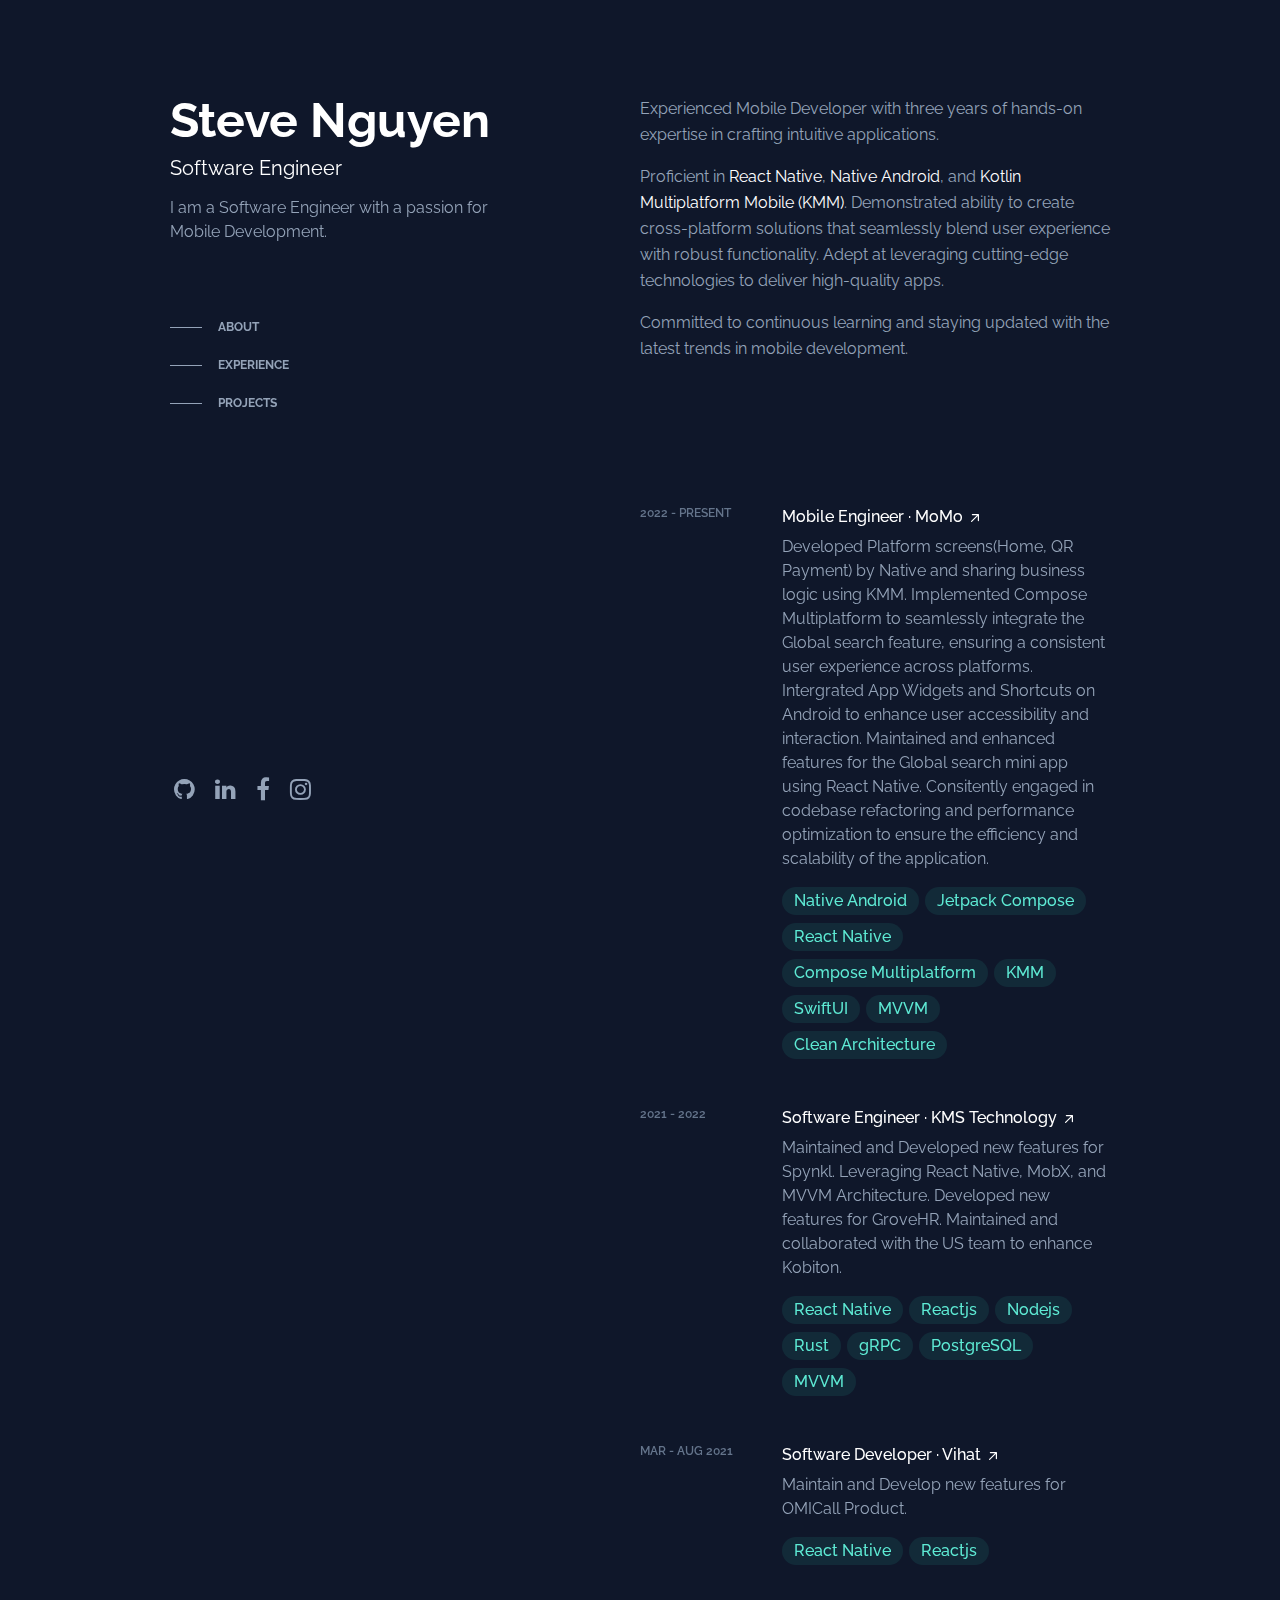
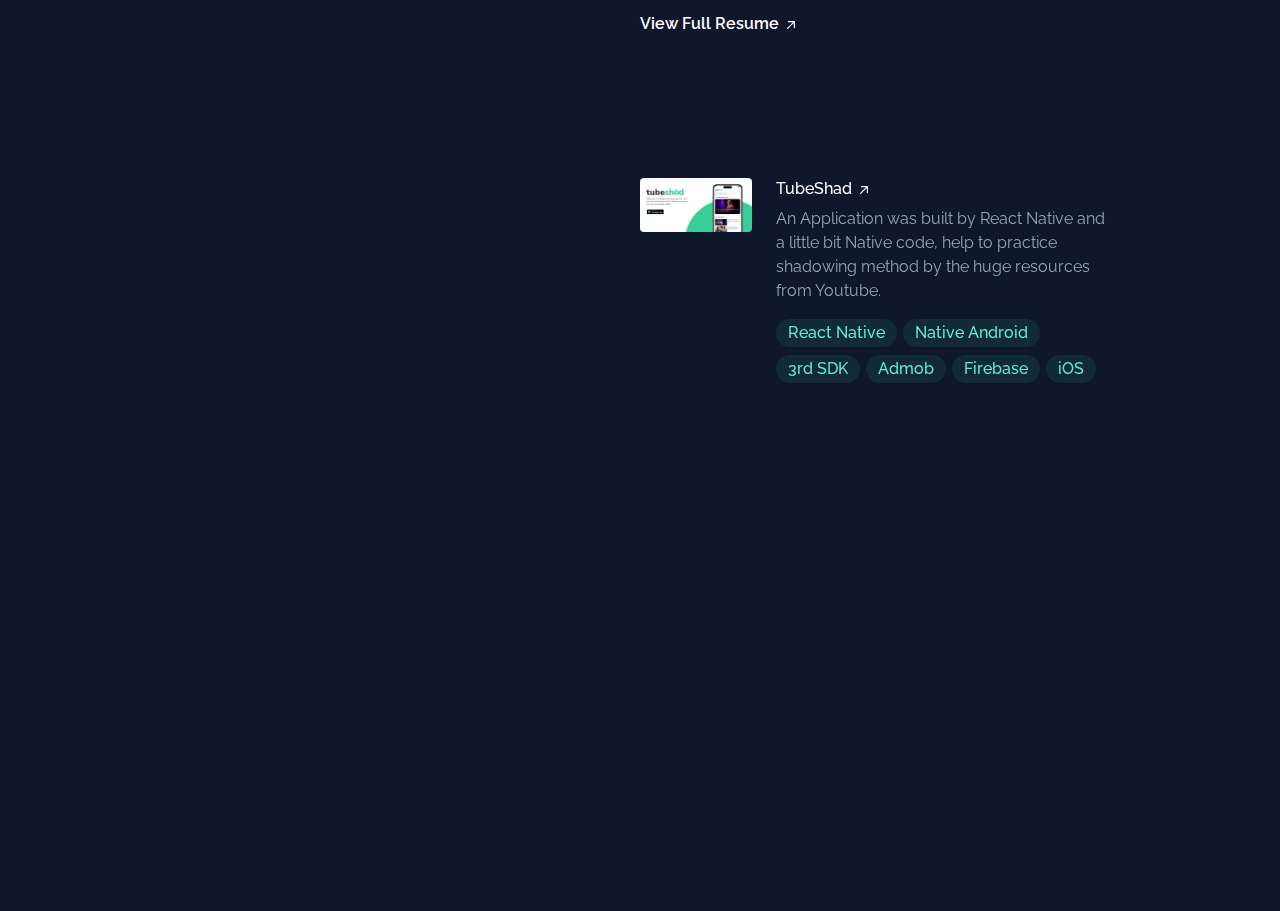
<file: portfolio.html>
<!DOCTYPE html>
<html lang="en">

<head>
    <meta charset="UTF-8">
    <meta name="viewport" content="width=device-width, initial-scale=1.0">
    <link rel="stylesheet" href="./styles.css">
    <link rel="stylesheet" href="https://cdnjs.cloudflare.com/ajax/libs/font-awesome/4.7.0/css/font-awesome.min.css">
    <link rel="preconnect" href="https://fonts.googleapis.com">
    <link rel="preconnect" href="https://fonts.gstatic.com" crossorigin>
    <link
        href="https://fonts.googleapis.com/css2?family=Lato:ital,wght@0,400;0,700;1,400;1,700&family=Raleway:ital,wght@0,100..900;1,100..900&family=Teko:wght@400;500;600;700&display=swap"
        rel="stylesheet">
    <title>Steve Nguyen</title>
</head>

<body>
    <div class="container">
        <div class="left-container">
            <div>
                <div class="information">
                    <div class="name">Steve Nguyen</div>
                    <div class="position">Software Engineer</div>
                    <div class="description">I am a Software Engineer with a passion for Mobile Development.</div>
                </div>
                <div class="menu">
                    <div id="about-button" class="menu-item">
                        <a href="#about" class="menu-title-wrapper">
                            <div class="line"></div>
                            <div class="menu-title">ABOUT</div>
                        </a>
                    </div>
                    <div id="experience-button" class="menu-item">
                        <a href="#experience" class="menu-title-wrapper">
                            <div class="line"></div>
                            <div class="menu-title">EXPERIENCE</div>
                        </a>
                    </div>
                    <div id="projects-button" class="menu-item">
                        <a href="#projects" class="menu-title-wrapper">
                            <div class="line"></div>
                            <div class="menu-title">PROJECTS</div>
                        </a>
                    </div>
                </div>
            </div>
            <div class="social-network">
                <a href="https://github.com/kiethayqua" target="_blank" class="icon">
                    <i class="fa fa-github"></i>
                </a>
                <a href="https://www.linkedin.com/in/kietnguyendev/" target="_blank" class="icon">
                    <i class="fa fa-linkedin"></i>
                </a>
                <a href="https://www.facebook.com/kietnguyenit/" target="_blank" class="icon">
                    <i class="fa fa-facebook"></i>
                </a>
                <a href="/" class="icon">
                    <i class="fa fa-instagram"></i>
                </a>
            </div>
        </div>
        <div class="right-container">
            <div id="about">
                <div class="header-info">ABOUT</div>
                <div class="about-content">
                    <div class="about-content-1">
                        Experienced Mobile Developer with three years of hands-on expertise in crafting intuitive
                        applications.
                    </div>
                    <div class="about-content-2">
                        Proficient in <a href="https://reactnative.dev/" class="highlight-word">React Native</a>,
                        <a href="https://developer.android.com/guide">Native Android</a>, and
                        <a href="https://www.jetbrains.com/kotlin-multiplatform/">Kotlin
                            Multiplatform Mobile
                            (KMM)</a>. Demonstrated ability to create cross-platform solutions that seamlessly blend
                        user
                        experience with robust functionality. Adept at leveraging cutting-edge technologies to
                        deliver
                        high-quality apps.
                    </div>
                    <div class="about-content-3">
                        Committed to continuous learning and staying updated with the latest trends
                        in mobile development.
                    </div>
                </div>
            </div>
            <div id="experience">
                <div class="header-info">EXPERIENCE</div>
                <div class="experience-wrapper">
                    <a href="https://momo.vn/" target="_blank" class="experience-item">
                        <div class="experience-hover"></div>
                        <div class="experience-time">2022 - PRESENT</div>
                        <div class="experience-info">
                            <div class="experience-position">
                                Mobile Engineer · MoMo
                                <svg class="arrow" xmlns="http://www.w3.org/2000/svg" viewBox="0 0 20 20"
                                    fill="currentColor" aria-hidden="true">
                                    <path fill-rule="evenodd"
                                        d="M5.22 14.78a.75.75 0 001.06 0l7.22-7.22v5.69a.75.75 0 001.5 0v-7.5a.75.75 0 00-.75-.75h-7.5a.75.75 0 000 1.5h5.69l-7.22 7.22a.75.75 0 000 1.06z"
                                        clip-rule="evenodd"></path>
                                </svg>
                            </div>
                            <div class="experience-contribute">
                                Developed Platform screens(Home, QR Payment) by Native and sharing business logic using
                                KMM.
                                Implemented Compose Multiplatform to seamlessly integrate the Global search feature,
                                ensuring a consistent user experience across platforms.
                                Intergrated App Widgets and Shortcuts on Android to enhance user accessibility and
                                interaction.
                                Maintained and enhanced features for the Global search mini app using React Native.
                                Consitently engaged in codebase refactoring and performance optimization to ensure the
                                efficiency and scalability of the application.
                            </div>
                            <div class="experience-tech-stacks">
                                <div class="experience-stack">Native Android</div>
                                <div class="experience-stack">Jetpack Compose</div>
                                <div class="experience-stack">React Native</div>
                                <div class="experience-stack">Compose Multiplatform</div>
                                <div class="experience-stack">KMM</div>
                                <div class="experience-stack">SwiftUI</div>
                                <div class="experience-stack">MVVM</div>
                                <div class="experience-stack">Clean Architecture</div>
                            </div>
                        </div>
                    </a>
                    <a href="https://kms-technology.com/" target="_blank" class="experience-item">
                        <div class="experience-hover"></div>
                        <div class="experience-time">2021 - 2022</div>
                        <div class="experience-info">
                            <div class="experience-position">Software Engineer · KMS Technology
                                <svg class="arrow" xmlns="http://www.w3.org/2000/svg" viewBox="0 0 20 20"
                                    fill="currentColor" aria-hidden="true">
                                    <path fill-rule="evenodd"
                                        d="M5.22 14.78a.75.75 0 001.06 0l7.22-7.22v5.69a.75.75 0 001.5 0v-7.5a.75.75 0 00-.75-.75h-7.5a.75.75 0 000 1.5h5.69l-7.22 7.22a.75.75 0 000 1.06z"
                                        clip-rule="evenodd"></path>
                                </svg>
                            </div>
                            <div class="experience-contribute">
                                Maintained and Developed new features for Spynkl. Leveraging React Native, MobX, and
                                MVVM Architecture.
                                Developed new features for GroveHR.
                                Maintained and collaborated with the US team to enhance Kobiton.
                            </div>
                            <div class="experience-tech-stacks">
                                <div class="experience-stack">React Native</div>
                                <div class="experience-stack">Reactjs</div>
                                <div class="experience-stack">Nodejs</div>
                                <div class="experience-stack">Rust</div>
                                <div class="experience-stack">gRPC</div>
                                <div class="experience-stack">PostgreSQL</div>
                                <div class="experience-stack">MVVM</div>
                            </div>
                        </div>
                    </a>
                    <a href="https://vihat.vn/" target="_blank" class="experience-item">
                        <div class="experience-hover"></div>
                        <div class="experience-time">MAR - AUG 2021</div>
                        <div class="experience-info">
                            <div class="experience-position">Software Developer · Vihat
                                <svg class="arrow" xmlns="http://www.w3.org/2000/svg" viewBox="0 0 20 20"
                                    fill="currentColor" aria-hidden="true">
                                    <path fill-rule="evenodd"
                                        d="M5.22 14.78a.75.75 0 001.06 0l7.22-7.22v5.69a.75.75 0 001.5 0v-7.5a.75.75 0 00-.75-.75h-7.5a.75.75 0 000 1.5h5.69l-7.22 7.22a.75.75 0 000 1.06z"
                                        clip-rule="evenodd"></path>
                                </svg>
                            </div>
                            <div class="experience-contribute">
                                Maintain and Develop new features for OMICall Product.
                            </div>
                            <div class="experience-tech-stacks">
                                <div class="experience-stack">React Native</div>
                                <div class="experience-stack">Reactjs</div>
                            </div>
                        </div>
                    </a>
                </div>
                <a href="./MyResume.pdf" target="_blank" class="view-full-resume">View Full Resume <svg class="arrow"
                        xmlns="http://www.w3.org/2000/svg" viewBox="0 0 20 20" fill="currentColor" aria-hidden="true">
                        <path fill-rule="evenodd"
                            d="M5.22 14.78a.75.75 0 001.06 0l7.22-7.22v5.69a.75.75 0 001.5 0v-7.5a.75.75 0 00-.75-.75h-7.5a.75.75 0 000 1.5h5.69l-7.22 7.22a.75.75 0 000 1.06z"
                            clip-rule="evenodd"></path>
                    </svg>
                </a>
            </div>
            <div id="projects">
                <div class="header-info">PROJECTS</div>
                <div class="projects-wrapper">
                    <a href="https://play.google.com/store/apps/details?id=com.shadowingenglish" target="_blank"
                        class="experience-item project-item">
                        <div class="experience-hover"></div>
                        <div class="project-image-wrapper">
                            <img src="./images/banner.png" class="project-image">
                        </div>
                        <div class="experience-info">
                            <div class="experience-position">TubeShad <svg class="arrow"
                                    xmlns="http://www.w3.org/2000/svg" viewBox="0 0 20 20" fill="currentColor"
                                    aria-hidden="true">
                                    <path fill-rule="evenodd"
                                        d="M5.22 14.78a.75.75 0 001.06 0l7.22-7.22v5.69a.75.75 0 001.5 0v-7.5a.75.75 0 00-.75-.75h-7.5a.75.75 0 000 1.5h5.69l-7.22 7.22a.75.75 0 000 1.06z"
                                        clip-rule="evenodd"></path>
                                </svg></div>
                            <div class="experience-contribute">
                                An Application was built by React Native and a little bit Native code, help to practice
                                shadowing method by the huge resources from Youtube.
                            </div>
                            <div class="experience-tech-stacks">
                                <div class="experience-stack">React Native</div>
                                <div class="experience-stack">Native Android</div>
                                <div class="experience-stack">3rd SDK</div>
                                <div class="experience-stack">Admob</div>
                                <div class="experience-stack">Firebase</div>
                                <div class="experience-stack">iOS</div>
                            </div>
                        </div>
                    </a>
                </div>
            </div>
        </div>
        <div class="pointer-events">
        </div>
    </div>
</body>
<script src="./script.js"></script>

</html>
</file>
<file: styles.css>
html{
    scroll-behavior:smooth;
}

* {
    margin: 0;
    padding: 0;
    box-sizing: border-box;
    font-family: "Raleway";
    color: white;
    text-decoration: none;
}

body {
    background-color: rgb(15, 23, 42);
}

.pointer-events {
    position: absolute;
    top: 0;
    z-index: 30;
    inset: 0;
    transition-duration: 0.3s;
    pointer-events: none;
}

.container {
    position: relative;
    display: flex;
    flex-direction: row;
    width: 100%;
    height: 100%;
    padding: 0 170px;
}

.left-container {
    position: sticky;
    top: 0;
    display: flex;
    flex-direction: column;
    justify-content: space-between;
    flex: 1;
    height: 100vh;
    padding: 96px 0;
}

.information {
}

.name {
    font-size: 48px;
    line-height: 1;
    font-weight: bold;
}

.position {
    font-size: 20px;
    margin-top: 12px;
}

.description {
    max-width: 320px;
    line-height: 1.5;
    margin-top: 16px;
    color: rgb(148, 163, 184);
}

.menu {
    margin-top: 64px;
    display: flex;
    flex-direction: column;
}

.menu-item {
    width: fit-content;
}

.menu-title-wrapper {
    display: flex;
    padding: 12px 0;
    align-items: center;
    cursor: pointer;
}

.menu-title-wrapper:hover .line {
    background-color: white;
    width: 64px;
    transition: 0.2s;
}

.line {
    height: 1px;
    width: 32px;
    margin-right: 16px;
    background-color: rgb(148, 163, 184);
    transition: 0.2s;
}

.line-active {
    background-color: white;
    width: 64px;
    transition: 0.2s;
}

.menu-title-wrapper:hover .menu-title {
    color: white;
}

.menu-title {
    font-size: 12px;
    font-weight: bold;
    color: rgb(148, 163, 184);
}

.title-active {
    color: white;
}

.social-network {
    margin-left: 4px;
    margin-top: 32px;
    display: flex;
}

.icon {
    font-size: 24px;
    margin-right: 20px;
}

.icon i {
    color: rgb(148, 163, 184);
}

.icon:hover i {
    color: white;
}

.right-container {
    flex: 1;
    width: 100%;
    padding: 96px 0;
}

#about {
    margin-bottom: 144px;
}

#experience {
    margin-bottom: 144px;
}

#projects {
    margin-bottom: 432px;
}

.header-info {
    padding: 20px 24px;
    margin-bottom: 16px;
    font-size: 14px;
    font-weight: bold;
    display: none;
    background-color: rgba(15, 23, 42, .75);
    backdrop-filter: blur(8px);
    -webkit-backdrop-filter: blur(8px);
}

.about-content div {
    color: rgb(148, 163, 184);
    line-height: 1.625;
}

.about-content-1 {
    margin-bottom: 16px;
}

.about-content-2 {
    margin-bottom: 16px;
}

.about-content-3 {}

.experience-wrapper {

}

.experience-item {
    display: flex;
    margin-bottom: 48px;
    cursor: pointer;
    position: relative;
}

.experience-item:hover .experience-hover {
    display: block;
}

.experience-item:hover .experience-position {
    color: rgb(94 234 212);
}

.experience-item:hover .arrow {
    fill: rgb(94 234 212);
    right: -2px;
    bottom: 0;
    transition: 0.2s;
}

.experience-hover {
    display: none;
    position: absolute;
    top: -24px;
    left: -24px;
    right: -24px;
    bottom: -24px;
    z-index: -1;
    border-radius: 8px;
    background-color: rgba(148, 163, 184, .1);
}

.experience-time {
    margin-right: 32px;
    flex: 2;
    font-weight: 600;
    font-size: 12px;
    color: rgb(100 116 139);
}

.experience-info {
    flex: 6;
}

.experience-position {
    line-height: 1.25;
    font-weight: 500;
}

.experience-contribute {
    margin-top: 8px;
    line-height: 1.5;
    font-size: 14;
    color: rgb(148, 163, 184);
}

.experience-tech-stacks {
    margin-top: 8px;
    display: flex;
    flex-wrap: wrap;
}

.experience-stack {
    margin-right: 6px;
    margin-top: 8px;
    padding: 4px 12px;
    border-radius: 9999px;
    color: rgb(94 234 212);
    font-weight: 500;
    line-height: 1.25;
    background-color: rgba(45, 212, 191, .1);
}

.view-full-resume {
    line-height: 1.25;
    font-weight: 600;
}

.view-full-resume:hover {
    color: rgb(94 234 212);
}

.view-full-resume:hover .arrow {
    fill: rgb(94 234 212);
    right: -2px;
    bottom: 0;
    transition: 0.2s;
}

.project-image-wrapper {
    flex: 2;
    margin-right: 24px;
}
.project-image {
    width: 100%;
    border-radius: 4px;
}

.arrow {
    width: 16px;
    height: 16px;
    transition: 0.2s;
    position: relative;
    bottom: -4px;
}

@media screen and (max-width: 1023px) {
    .container {
        flex-direction: column;
        padding: 0 48px;
    }

    .menu {
        display: none;
    }

    .left-container {
        padding-top: 80px;
        padding-bottom: 0;
        position: relative;
    }

    #about {
        margin-bottom: 64px;
    }

    #experience {
        margin-bottom: 64px;
    }

    #projects {
        margin-bottom: 0;
    }

    .header-info {
        display: block;
        position: sticky;
        z-index: 20;
        top: 0;
        margin: 0 -24px;
    }

    .experience-item {
        flex-direction: column;
    }

    .experience-time {
        margin-top: 4px;
        margin-bottom: 8px;
    }

    .experience-item:hover .experience-hover {
        display: none;
    }

    .experience-item:hover .experience-position {
        color: white;
    }

    .project-item {
        flex-direction: column-reverse;
    }

    .project-image {
        width: 50%;
        margin-top: 8px;
    }
}

@media screen and (max-width: 767px) {
    .container {
        flex-direction: column;
        padding: 0 24px;
    }
}
</file>
